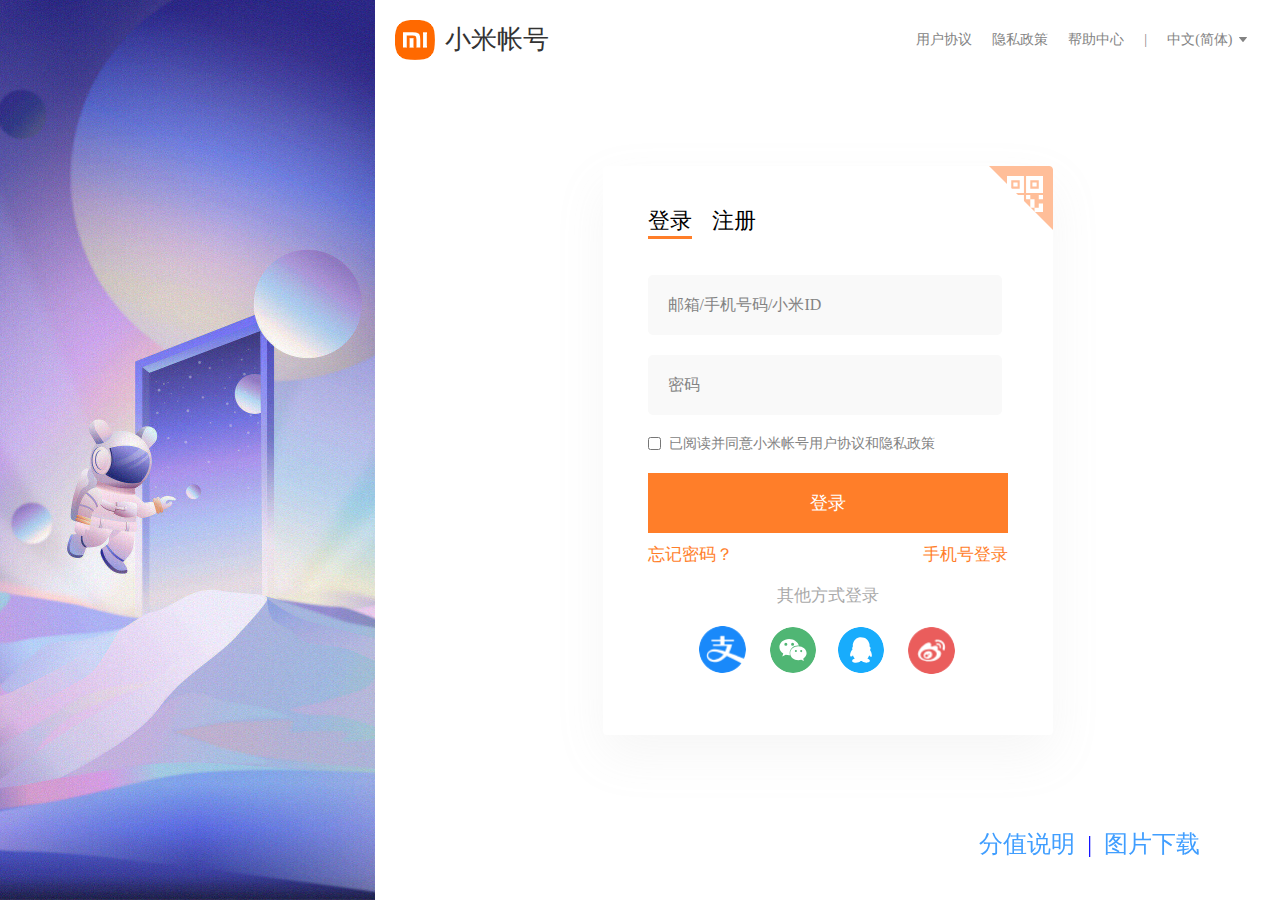
<file: index.html>
<!DOCTYPE html>
<html>
	<head>
		<meta charset="utf-8">
		<title></title>
		<link rel="stylesheet" href="./css/xiaomi_login.css">
	</head>
	<body>
		<div class="container">
			<div class="left"></div>
			<div class="right">
				<div class="head">
					<div class="h_left"> <img src="./img/mi_logo.png" alt=""> 小米帐号 </div>
					<div class="h_right"> <a href="">用户协议</a> <a href="">隐私政策</a> <a href="">帮助中心</a> <a href="">|</a>
						<a href="" class="language">
							中文(简体)
							<svg width="14" height="14" xmlns="http://www.w3.org/2000/svg"
								style="vertical-align: -0.125em;">
								<path
									d="M10.732 5H3.268c-.224 0-.349.245-.21.413l3.732 4.49a.277.277 0 00.42 0l3.732-4.49c.139-.168.014-.413-.21-.413z"
									fill="currentColor" fill-rule="nonzero"></path>
							</svg>
							<div class="lan">
								<div>中文(繁体)</div>
								<div>English</div>
							</div>
						</a>
					</div>
				</div>
				<div class="login">
					<div class="login_card"> <img class="code" src="./img/mi_code1.png" alt="">
						<div class="bth">
							<div style="border-bottom: 3px solid #ff7e29;">登录</div>
							<div>注册</div>
						</div>
						<form>
							<div class="form">
								<input type="text" required name="user" id="user" placeholder=" ">
								<label for="user" class="label label1">邮箱/手机号码/小米ID</label>
							</div>
							<div class="form">
								<input type="password" required name="pass" id="pass" placeholder=" ">
								<label for="pass" class="label label2">密码</label>
							</div>
							<div class="read">
								<input type="checkbox" required value="true" name="read" id="read">&nbsp;&nbsp;
								<label for="read" style="color: #838383;font-size: 14px;">已阅读并同意小米帐号用户协议和隐私政策</label>
							</div>
							<button type="submit"> 登录 </button>
						</form>
						<div class="help">
							<span>忘记密码？</span>
							<span>手机号登录</span>
						</div>
						<div class="ohter"> 其他方式登录<br>
							<div class="img">
								<img src="./img/zfb.png" alt="">
								<img src="./img/wx.png" alt="">
								<img src="./img/QQ.png" alt="">
								<img src="./img/wb.png" alt="">
							</div>
						</div>
					</div>
				</div>
			</div>
		</div>
		<div class="ziyuan">
			<a href="./分值说明.doc">分值说明</a>
			<span>&nbsp;|&nbsp;</span>
			<a href="./img.zip">图片下载</a>
		</div>
	</body>
</html>
<script>
	// 检测输入框
	(function check() {
		var forms = [document.getElementById('user'), document.getElementById('pass')],
			formLabels = [document.getElementsByClassName('label1')[0], document.getElementsByClassName('label2')[0]];
		for (let i = 0; i < forms.length; i++) {
			toggle(forms[i], formLabels[i])
			forms[i].addEventListener('blur', () => {
				toggle(forms[i], formLabels[i])
			})
		}
		// 切换active类
		function toggle(forms, formLabels) {
			if (forms.value) {
				formLabels.classList.add('active')
			} else {
				formLabels.classList.remove('active')
			}
		}
	}());
	// 屏蔽鼠标右键
	document.oncontextmenu = function() {
		createTiShi()
		return false;
	}
	// 禁止键盘调试
	document.onkeydown = function() {
		var e = window.event || arguments[0];
		var tishi = document.getElementById("tishi")
		let flag = false;
		if (e.keyCode == 123) {
			// f12
			// flag = true;
		} else if ((e.ctrlKey) && (e.shiftKey) && (e.keyCode == 73)) {
			// i
			flag = true;
		} else if ((e.ctrlKey) && (e.shiftKey) && (e.keyCode == 74)) {
			// j
			flag = true;
		} else if ((e.ctrlKey) && (e.keyCode == 85)) {
			// u
			flag = true;
		} else if ((e.ctrlKey) && (e.keyCode == 83)) {
			// s
			flag = true;
		}
		if (flag) {
			createTiShi()
			return false;
		}
	}

	function createTiShi() {
		if (createTiShi.only == true) return
		// 节流标识
		createTiShi.only = true
		let tishi = document.getElementById('tishi')
		if (!tishi) {
			tishi = document.createElement('div')
			tishi.setAttribute(
				'style',
				`
				position: fixed;
				top: 50%;
				color: red;
				left: 50%;
				padding: 20px 40px;
				background: black;
				border-radius: 10px;
				transform: translate(-50%,-50%) scale(0);
				transition: all .5s;
				`
			)
			tishi.setAttribute('id', 'tishi')
			tishi.innerText = '已被禁用，请使用 F12'
			document.querySelector('body').append(tishi)
		}
		requestAnimationFrame(() => {
			tishi.style.transform = 'translate(-50%, -50%) scale(1)'
		})
		setTimeout(() => {
			tishi.style.transform = 'translate(-50%, -50%) scale(0)'
			createTiShi.only = false
		}, 2000)
	}
</script>
</file>
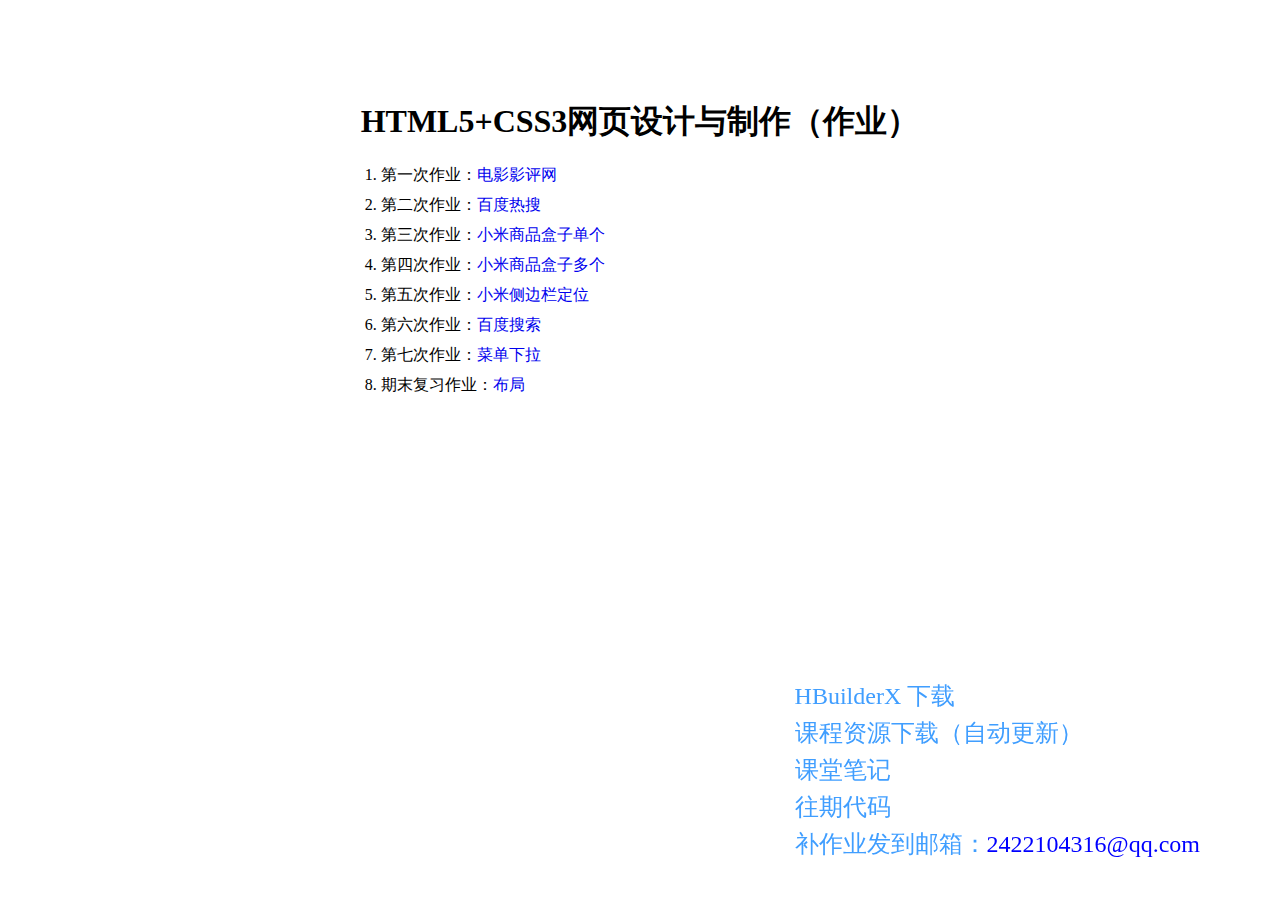
<file: web/index.html>
<!DOCTYPE html>
<html>
	<head>
		<meta charset="utf-8" />
		<title>作业列表</title>
		<link rel="stylesheet" href="css/global.css">
        <link rel="icon" sizes="any" mask href="https://www.forerunnercollege.com/favicon.ico">
		<script src="./js/disableDebugger_mobble.js"></script>
		<style>
			.container {
				width: fit-content;
				margin: 100px auto 0;
			}

			ol {
				padding-left: 20px;
			}

			ol li{
				height: 30px;
			}

			a {
				text-decoration: none;
				transition: .3s;
			}

			a:hover {
				color: #315efb;
				font-size: 1.05em;
				text-decoration: underline;
			}
			.ziyuan>a{
				display: block;
			}
		</style>
	</head>
	<body>
		<div class="container">
			<h1>HTML5+CSS3网页设计与制作（作业）</h1>
			<ol>
				<li>第一次作业：<a href="./one_test.html" target="_blank">电影影评网</a></li>
				<li>第二次作业：<a href="./two_test.html" target="_blank">百度热搜</a></li>
				<li>第三次作业：<a href="./three_test.html" target="_blank">小米商品盒子单个</a></li>
				<li>第四次作业：<a href="./four_test.html" target="_blank">小米商品盒子多个</a></li>
				<li>第五次作业：<a href="./five_test.html" target="_blank">小米侧边栏定位</a></li>
				<li>第六次作业：<a href="./six_test.html" target="_blank">百度搜索</a></li>
				<li>第七次作业：<a href="./seven_test.html" target="_blank">菜单下拉</a></li>
				<li>期末复习作业：<a href="./eight_test.html" target="_blank">布局</a></li>
			</ol>
		</div>
		<div class="ziyuan">
			<a href="https://www.dcloud.io/hbuilderx.html" target="_blank">HBuilderX 下载</a>
		            <a href="https://pan.baidu.com/s/1rv8qQ2pBknzeXtAW40li_g?pwd=57oq" target="_blank">课程资源下载（自动更新）</a>
		            <a href="https://yuliyuli.cn" target="_blank">课堂笔记</a>
		            <a href="./往期代码.zip" target="_blank" download="往期代码">往期代码</a>
			<div><a href="https://mail.qq.com/" target="_blank">补作业发到邮箱：</a>2422104316@qq.com</div>
		</div>
	</body>
</html>
</file>
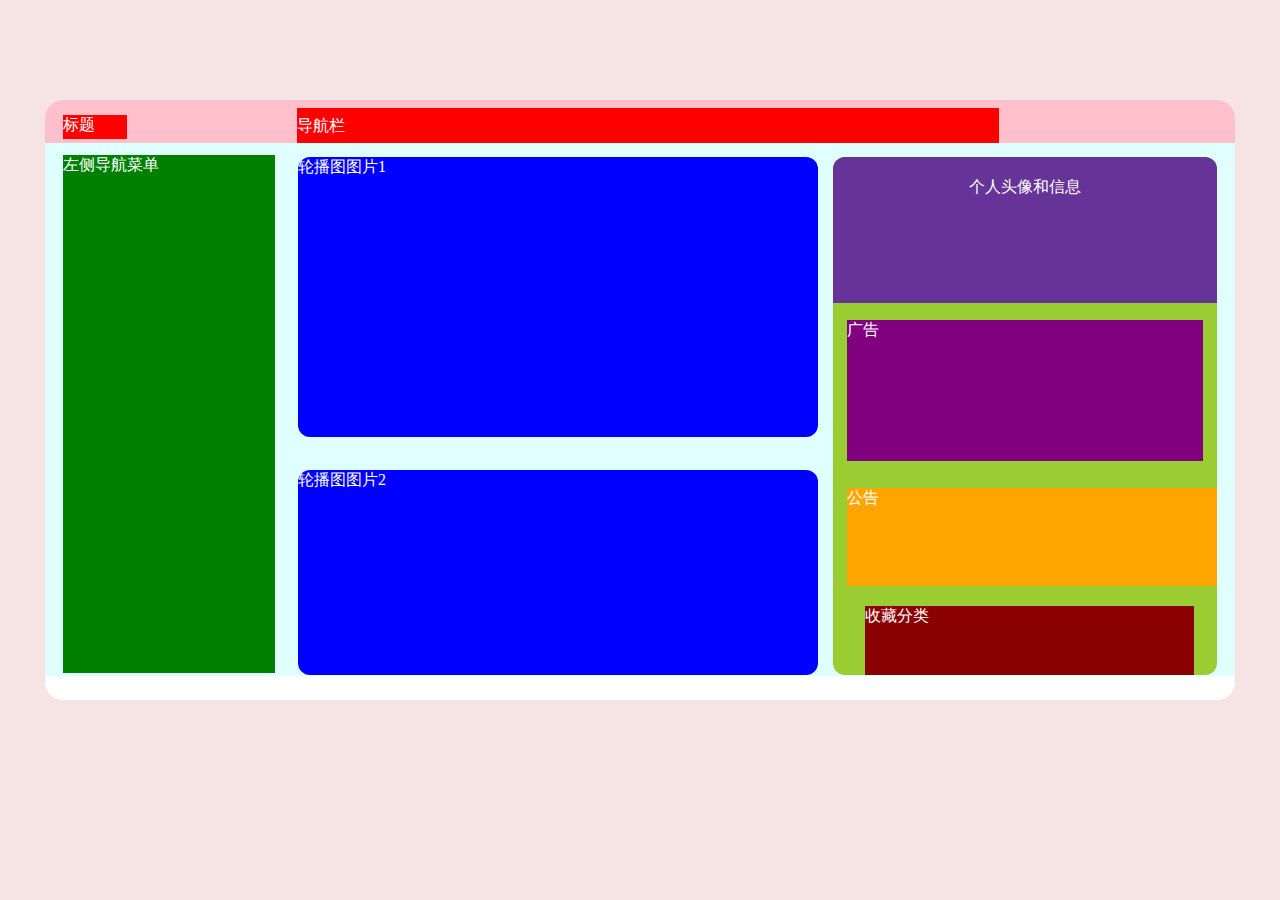
<file: web/eight_test.html>
<!DOCTYPE html>
<html>
	<head>
		<meta charset="utf-8" />
		<title></title>
		<style>
			body {
				background-color: #f6e4e4;
				color: white;
			}

			.container {
				width: 1190px;
				height: 600px;
				margin: 100px auto;
				border-radius: 18px;
				background-color: white;
				overflow: hidden;
			}

			.top {
				height: 43px;
				overflow: hidden;
				background-color: pink;
			}

			.left {
				width: 64px;
				height: 24px;
				background-color: red;
				margin: 15px 0 0 18px;
				float: left;
			}

			.right {
				width: 702px;
				height: 35px;
				float: left;
				line-height: 35px;
				margin: 8px 0 0 170px;
				background-color: red;
			}

			.content {
				width: 1900px;
				height: 533px;
				overflow: hidden;
				background-color: lightcyan;
			}

			.one {
				width: 212px;
				height: 518px;
				float: left;
				margin: 12px 0 0 18px;
				overflow: hidden;
				background-color: green;
			}

			.two {
				width: 520px;
				height: 518px;
				float: left;
				margin: 14px 0 0 23px;
				overflow: hidden;
			}

			.two_top {
				width: 520px;
				height: 280px;
				border-radius: 12px;
				background-color: blue;
				overflow: hidden;
			}

			.two_bottom {
				width: 520px;
				height: 205px;
				margin-top: 33px;
				border-radius: 12px;
				background-color: blue;
				overflow: hidden;
			}

			.three {
				float: left;
				margin: 14px 0 0 15px;
				width: 384px;
				height: 518px;
				border-radius: 12px;
				overflow: hidden;
				background-color: yellowgreen;
			}

			.userinfo {
				height: 126px;
				text-align: center;
				padding-top: 20px;
				background-color: rebeccapurple;
			}

			.ad {
				width: 356px;
				height: 141px;
				margin: 17px 0 0 14px;
				background-color: purple;
			}
			.gg{
				height: 98px;
				margin: 27px 0 0 14px;
				background-color: orange;
			}
			.bd{
				height: 69px;
				margin: 20px 23px 0 32px;
				background-color: darkred;
			}
		</style>
	</head>
	<body>
		<div class="container">
			<div class="top">
				<div class="left">
					标题
				</div>
				<div class="right">
					导航栏
				</div>
			</div>
			<div class="content">
				<div class="one">
					左侧导航菜单
				</div>
				<div class="two">
					<div class="two_top">
						轮播图图片1
					</div>
					<div class="two_bottom">
						轮播图图片2
					</div>
				</div>
				<div class="three">
					<div class="userinfo">
						个人头像和信息
					</div>
					<div class="ad">
						广告
					</div>
					<div class="gg">
						公告
					</div>
					<div class="bd">
						收藏分类
					</div>
				</div>
			</div>
		</div>
	</body>
</html>
</file>
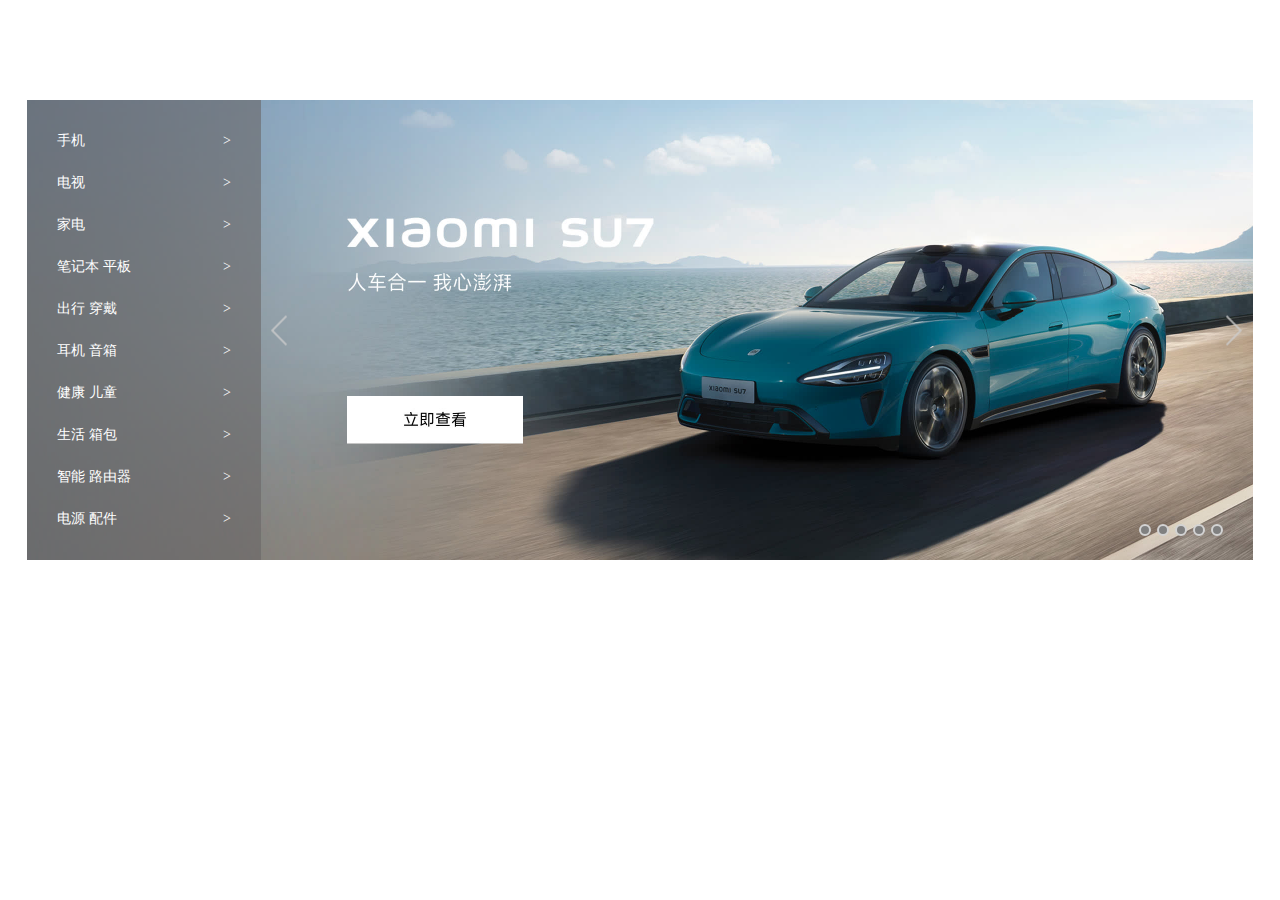
<file: web/five_test.html>
<!DOCTYPE html>
<html>
	<head>
		<meta charset="utf-8">
		<title>姓名+学号后三位</title>
		<style>
			.container {
				width: 1226px;
				height: 460px;
				margin: 100px auto;
				position: relative;
			}

			img {
				width: 100%;
				height: 100%;
			}

			.left {
				width: 41px;
				height: 69px;
				position: absolute;
				left: 234px;
				top: 50%;
				translate: 0 -50%;
				background-image: url('img/icon-slides.png');
				background-position: -84px 0;
				cursor: pointer;
			}

			.left:hover {
				background-position: 0px 0;
			}

			.right {
				width: 41px;
				height: 69px;
				position: absolute;
				right: 0;
				top: 50%;
				translate: 0 -50%;
				background-image: url('img/icon-slides.png');
				background-position: -125px 0;
				cursor: pointer;
			}

			.right:hover {
				background-position: -41px 0;
			}

			.zsd {
				position: absolute;
				bottom: 20px;
				right: 30px;
			}

			.zsd span {
				display: inline-block;
				width: 8px;
				height: 8px;
				background-color: gray;
				margin-left: 2px;
				border: 2px solid lightgray;
				border-radius: 50%;
				cursor: pointer;
			}

			.zsd span:hover {
				background-color: white;
			}

			.nav {
				position: absolute;
				left: 0;
				top: 0;
				width: 234px;
				height: 420px;
				background-color: rgba(105,101,101,.6);
				padding: 20px 0;
			}
			.nav li {
				list-style: none;
				padding: 0 30px;
				height: 42px;
				line-height: 42px;
				color: white;
				font-size: 14px;
				cursor: pointer;
			}
			.nav li:hover{
				background-color: #ff6700;
			}
			.nav li span:first-child {
				float: left;
			}

			.nav li span:last-child {
				float: right;
			}
		</style>
	</head>
	<body>
		<div class="container">
			<img src="./img/su7.jpg">
			<div class="left"></div>
			<div class="right"></div>
			<div class="zsd">
				<span></span>
				<span></span>
				<span></span>
				<span></span>
				<span></span>
			</div>
			<div class="nav">
				<li><span>手机</span><span>></span></li>
				<li><span>电视</span><span>></span></li>
				<li><span>家电</span><span>></span></li>
				<li><span>笔记本 平板</span><span>></span></li>
				<li><span>出行 穿戴</span><span>></span></li>
				<li><span>耳机 音箱</span><span>></span></li>
				<li><span>健康 儿童</span><span>></span></li>
				<li><span>生活 箱包</span><span>></span></li>
				<li><span>智能 路由器</span><span>></span></li>
				<li><span>电源 配件</span><span>></span></li>
			</div>
		</div>
	</body>
</html>
</file>
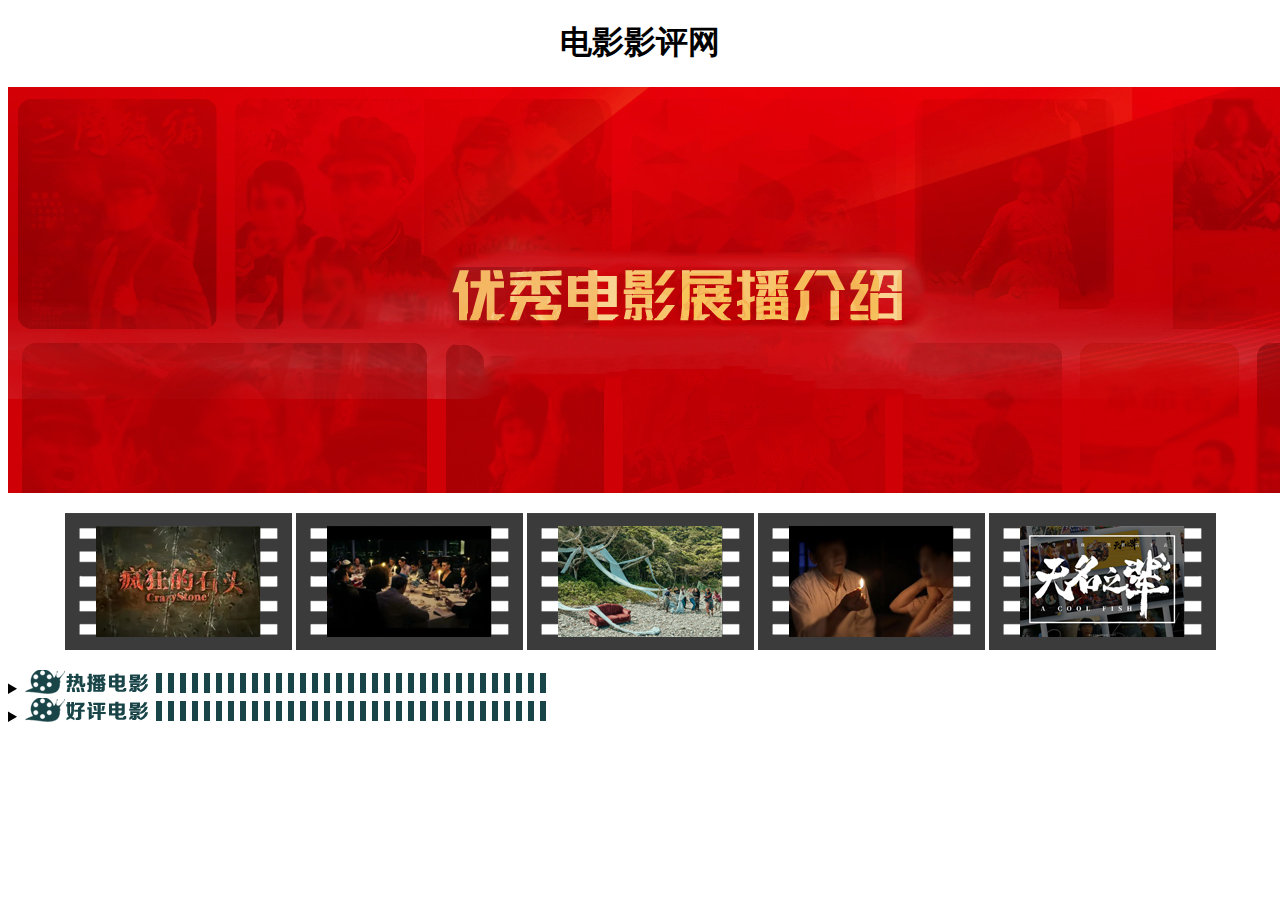
<file: web/one_test.html>
<!DOCTYPE html>
<html>
	<head>
		<meta charset="utf-8">
		<title>姓名+学号后三位</title>
		<link rel="stylesheet" href="css/global.css">
		<script src="js/disableDebugger_mobble.js"></script>
		<meta>
	</head>
	<body>
		<h1 align="center">电影影评网</h1>
		<p align="center">
			<img src="./img/banner.jpg" alt="">
		</p>
		<p align="center">
			<img src="img/nav1.jpg" alt="">
			<img src="img/nav2.jpg" alt="">
			<img src="img/nav3.jpg" alt="">
			<img src="img/nav4.jpg" alt="">
			<img src="img/nav5.jpg" alt="">
		</p>
		<details>
			<summary><img src="img/111.png" alt=""></summary>
			<ul>
				<li>
					<h3>《疯狂的石头》</h3>
					<p><mark>《疯狂的石头》</mark>架构简单，讲的是围绕一块玉石、两伙觊觎它的盗贼和一个保安科长的故事。但简单的架构下，隐藏着很多盘根错节的线索，层层缠绕。</p>
					<img src="img/444.jpg" alt="">
				</li>
				<li>
					大众评分：
					<meter value="65" title="65分" min="0" max="100" low="60" high="80" optimum="100"></meter>
				</li>
				<li>
					媒体评分：
					<meter value="85" title="85分" min="0" max="100" low="60" high="80" optimum="100"></meter>
				</li>
				<li>
					网站评分：
					<meter value="55" title="55分" min="0" max="100" low="60" high="80" optimum="100"></meter>
				</li>
			</ul>
			<hr size="3" color="gray">
			<ul>
				<li>
					<h3>《一出好戏》</h3>
					<p><mark>《一出好戏》</mark>这部电影讲述的是一个普通人中了六千万元的彩票。但他却和一行人在乘坐冲浪鸭时意外流落到一座无人小岛上，虽然岛上环境恶劣，但他始终没有放弃，最终获救。</p>
					<img src="img/555.jpg" alt="">
				</li>
				<li>
					大众评分：
					<meter value="65" title="65分" min="0" max="100" low="60" high="80" optimum="100"></meter>
				</li>
				<li>
					媒体评分：
					<meter value="85" title="85分" min="0" max="100" low="60" high="80" optimum="100"></meter>
				</li>
				<li>
					网站评分：
					<meter value="55" title="55分" min="0" max="100" low="60" high="80" optimum="100"></meter>
				</li>
			</ul>
		</details>
		<details>
			<summary><img src="img/222.png" alt=""></summary>
			<ul>
				<li>
					<h3>《无名之辈》</h3>
					<p>电影<mark>《无名之辈》</mark>所展现出来的“平凡”才是真正的平凡，因为连影片中每个角色的梦想都普通得不能再普通了。</p>
					<img src="img/666.jpg" alt="">
				</li>
				<li>
					大众评分：
					<meter value="65" title="65分" min="0" max="100" low="60" high="80" optimum="100"></meter>
				</li>
				<li>
					媒体评分：
					<meter value="85" title="85分" min="0" max="100" low="60" high="80" optimum="100"></meter>
				</li>
				<li>
					网站评分：
					<meter value="55" title="55分" min="0" max="100" low="60" high="80" optimum="100"></meter>
				</li>
			</ul>
		</details>
	</body>
</html>
</file>
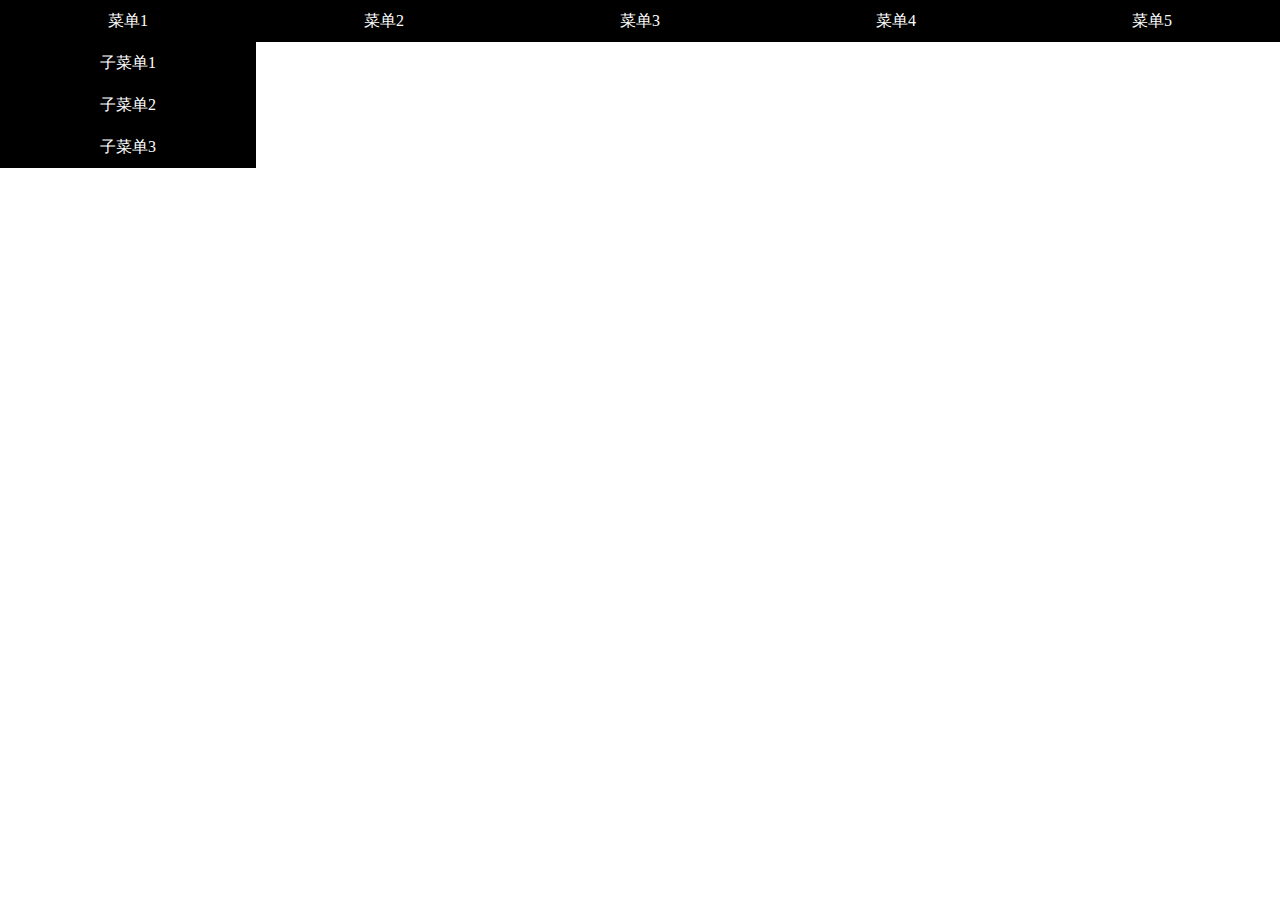
<file: web/seven_test.html>
<!DOCTYPE html>
<html>
	<head>
		<meta charset="utf-8" />
		<title>姓名+学号后三位</title>
		<style>
			*{
				margin: 0;
				padding: 0;
				list-style: none;
			}
			ul{
				background-color: black;
			}
			ul::after{
				content: '';
				display: block;
				clear: both;
			}
			ul>li{
				float: left;
				width: 20%;
				text-align: center;
				color: white;
				line-height: 42px;
				position: relative;
			}
			
			.subnav{
				position: absolute;
				top: 42px;
				left: 0;
				right: 0;
				background-color: black;
				transform: scale(0);
				transition: transform .5s;
				transform-origin: 50% 0;
			}
			ul>li:hover .subnav{
				transform: scale(1);
			}
			.subnav>div:hover{
				cursor: pointer;
				color: black;
				background-color: white;
			}
		</style>
	</head>
	<body>
		<ul>
			<li>
				菜单1
				<div class="subnav">
					<div>子菜单1</div>
					<div>子菜单2</div>
					<div>子菜单3</div>
				</div>
			</li>
			<li>菜单2</li>
			<li>菜单3</li>
			<li>
				菜单4
				<div class="subnav">
					<div>子菜单1</div>
					<div>子菜单2</div>
					<div>子菜单3</div>
					<div>子菜单4</div>
					<div>子菜单5</div>
				</div>
			</li>
			<li>菜单5</li>
		</ul>
	</body>
</html>
</file>
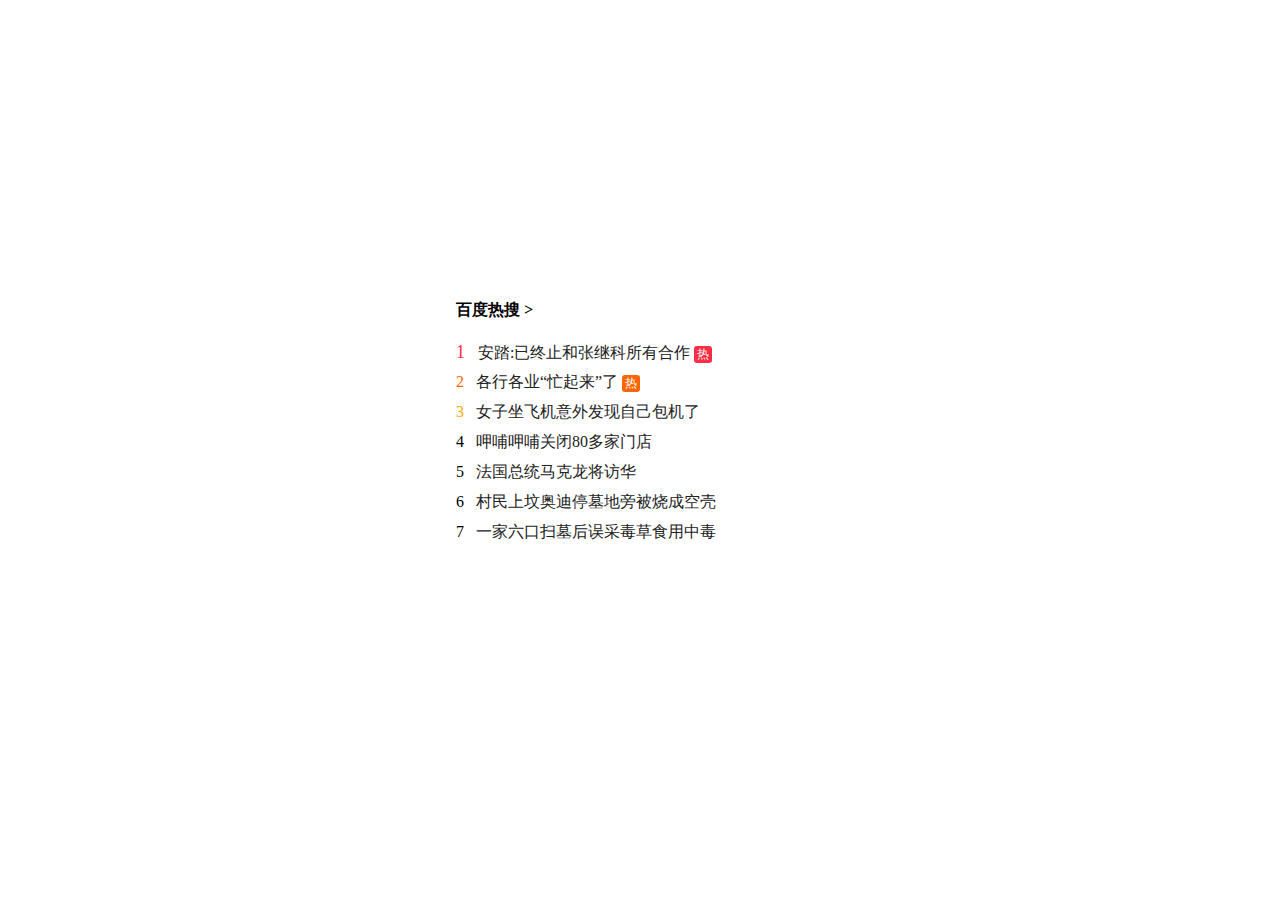
<file: web/two_test.html>
<!DOCTYPE html>
<html>
	<head>
		<meta charset="utf-8" />
		<meta name="viewport" content="width=device-width, initial-scale=1">
		<title>姓名+学号后三位</title>
		<link rel="stylesheet" href="css/global.css">
		<script src="js/disableDebugger_mobble.js"></script>
		<style type="text/css">
			.content {
				margin: 300px auto;
				width: 368px;
			}

			.content div {
				height: 30px;
			}

			h4:hover {
				color: blue;
				cursor: pointer;
			}

			a {
				color: #222222;
				text-decoration: none;
			}

			a:link {
				color: #222222;
			}

			a:visited {
				color: #626675;
			}

			a:hover {
				color: #0000FF;
				text-decoration: underline;
			}

			.one {
				color: #fe2d46;
				font-size: 18px;
			}

			.two {
				color: #f60;
			}

			.three {
				color: #faa90e;
			}

			.title {
				font-size: 16px;
				color: #222;
			}

			.hot {
				background-color: #f60;
				color: white;
				font-size: 12px;
				display: inline-block;
				width: 18px;
				text-align: center;
				border-radius: 3px;
			}

			.hot_one {
				background-color: #fe2d46;
			}
		</style>
	</head>
	<body>
		<div class="content">
			<h4>百度热搜 ></h4>
			<div>
				<span class="one">1&nbsp;&nbsp;</span>
				<span class="title"><a target="_blank"
						href="https://www.baidu.com/s?wd=安踏:已终止和张继科所有合作">安踏:已终止和张继科所有合作</a></span>
				<span class="hot hot_one">热</span>
			</div>
			<div>
				<span class="two">2&nbsp;&nbsp;</span>
				<span class="title"><a target="_blank"
						href="https://www.baidu.com/s?wd=各行各业“忙起来”了">各行各业“忙起来”了</a></span>
				<span class="hot">热</span>
			</div>
			<div>
				<span class="three">3&nbsp;&nbsp;</span>
				<span class="title"><a target="_blank"
						href="https://www.baidu.com/s?wd=女子坐飞机意外发现自己包机了">女子坐飞机意外发现自己包机了</a></span>
			</div>
			<div>
				<span>4&nbsp;&nbsp;</span>
				<span class="title"><a target="_blank"
						href="https://www.baidu.com/s?wd=呷哺呷哺关闭80多家门店">呷哺呷哺关闭80多家门店</a></span>
			</div>
			<div>
				<span>5&nbsp;&nbsp;</span>
				<span class="title"><a target="_blank"
						href="https://www.baidu.com/s?wd=法国总统马克龙将访华">法国总统马克龙将访华</a></span>
			</div>
			<div>
				<span>6&nbsp;&nbsp;</span>
				<span class="title"><a target="_blank"
						href="https://www.baidu.com/s?wd=村民上坟奥迪停墓地旁被烧成空壳">村民上坟奥迪停墓地旁被烧成空壳</a></span>
			</div>
			<div>
				<span>7&nbsp;&nbsp;</span>
				<span class="title"><a target="_blank"
						href="https://www.baidu.com/s?wd=一家六口扫墓后误采毒草食用中毒">一家六口扫墓后误采毒草食用中毒</a></span>
			</div>
		</div>
	</body>
</html>
</file>
<file: css/xiaomi_login.css>
* {
	margin: 0;
	padding: 0;
}

.container {
	display: flex;
}

.left {
	width: 375px;
	height: 100vh;
	background-image: url('../img/mi_bg.jpg');
	background-size: cover;
}

.right {
	flex: 1;
}

.head {
	width: 100%;
	height: 80px;
	padding: 20px;
	box-sizing: border-box;
}

.h_left {
	color: #333;
	font-size: 26px;
	font-weight: 500;
	height: 40px;
	line-height: 40px;
	float: left;
	display: flex;
	align-items: center;
}

.h_left img {
	margin-right: 10px;
}

.h_right {
	height: 40px;
	float: right;
	display: flex;
	align-items: center;
}

.h_right>a {
	color: #838383;
	display: inline-block;
	font-size: 14px;
	font-weight: 400;
	text-decoration: none;
	margin: 0 10px;
	position: relative;
}

.h_right>a:hover {
	color: #ff7e29;
}

.h_right>a svg {
	transition: all .5s;
}

.h_right>a:hover svg {
	transform: rotate(180deg);
}

.h_right>a::after {
	content: '';
	display: block;
	position: absolute;
	width: 100%;
	left: 0%;
	bottom: -2px;
	height: 3px;
	background-color: #ff7e29;
	transition: transform .5s;
	transform: scaleX(0);
	transform-origin: right;
}

.h_right>a:hover::after {
	transform: scaleX(1);
	transform-origin: left;
}

.language {
	position: relative;
}

.language:hover .lan {
	color: #838383;
	transform: scale(1);
	transform-origin: 0% 0%;
}

.lan {
	position: absolute;
	top: 30px;
	left: 0;
	width: 83.5px;
	transform: scale(0);
	box-shadow: 0 0 10px 0 rgba(0, 0, 0, .1);
	transition: transform .5s;
	transform-origin: 100% 0%;
}

.lan::before {
	content: '';
	display: block;
	position: absolute;
	top: -10px;
	width: 100%;
	height: 10px;
}

.lan div {
	height: 40px;
	width: 83.5px;
	line-height: 40px;
	text-align: center;
}

.lan div:hover {
	background-color: rgba(0, 0, 0, .1);
}

.login {
	height: calc(100% - 80px);
	display: flex;
	align-items: center;
}

.login_card {
	position: relative;
	width: 360px;
	height: 489px;
	border-radius: 4px;
	box-shadow: 0 20px 50px 0 hsla(0, 0%, 64%, .1);
	margin: 0 auto 80px;
	padding: 40px 45px;
}

.code {
	position: absolute;
	top: 0%;
	right: 0;
}

.code:hover {
	cursor: pointer;
	content: url('../img/mi_code.png');
}

.bth {
	display: flex;
	font-size: 22px;
	font-weight: 400;
	margin-bottom: 16px;
}

.bth div {
	margin-right: 20px;
	cursor: pointer;
}

.form {
	padding-top: 20px;
	position: relative;
}

.form input {
	width: 354px;
	height: 60px;
	box-sizing: border-box;
	padding: 30px 20px 10px;
	border: none;
	outline: none;
	background-color: #f9f9f9;
	border-radius: 5px;
	font-size: 18px;
}

.label {
	position: absolute;
	left: 20px;
	top: 40px;
	transition: all .3s linear;
	color: #838383;
}

.form input:focus {
	border: 2px solid #ff7e29;
	box-shadow: 0 0 5px 0 #ff7e29;
}

.form input:focus+.label/* ,
.form input:not(:placeholder-shown)+.label */{
	top: 25px;
	font-size: 12px;
	color: darkgray;
}

.active {
	top: 25px;
	font-size: 12px;
	color: darkgray;
}

.read {
	margin-top: 20px;
	display: flex;
	align-items: center;
}

button {
	color: white;
	width: 100%;
	height: 60px;
	font-size: 18px;
	margin: 20px auto 10px;
	background-color: #ff7e29;
	border: none;
	cursor: pointer;
}

.help {
	font-size: 17px;
	color: #ff7e29;
	display: flex;
	justify-content: space-between;
}

.help span {
	cursor: pointer;
}

.ohter {
	text-align: center;
	margin-top: 10px;
	color: #aaa;
	font-size: 17px;
	font-weight: 400;
	line-height: 40px;
}

.ohter .img {
	width: 257px;
	height: 48px;
	margin: 10px auto 0;
	display: flex;
	justify-content: space-between;
}

.ziyuan {
	position: fixed;
	bottom: 40px;
	right: 80px;
	font-size: 24px;
	color: blue;
	cursor: pointer;
	animation: dou 1s linear 2;
}

@keyframes dou {
	0% {
		transform: translateY(0) scale(1);
	}

	25% {
		transform: translateY(-60px) scale(1.2, 1.5);
	}

	50% {
		transform: translateY(0) scale(1);
	}

	75% {
		transform: translateY(30px) scale(0.9, 0.8);
	}

	100% {
		transform: translateY(0) scale(1);
	}
}

input[value=""] {
	background: red;
}

/* a标签下划线 */
.ziyuan a {
	text-decoration: none;
	color: #409EFF;
	padding-bottom: 5px;
}

.ziyuan a:hover {
	/*   text-shadow: 2px 2px lightpink; */
	text-decoration: none;
	background: url("data:image/svg+xml,%3Csvg xmlns='http://www.w3.org/2000/svg' viewBox='0 0 20 4'%3E%3Cpath fill='none' stroke-width='3' stroke='%23409EFF' d='M0 3.5c5 0 5-3 10-3s5 3 10 3 5-3 10-3 5 3 10 3'/%3E%3C/svg%3E") repeat-x 0 100%;
	background-size: 20px auto;
	animation: waveMove 1s infinite linear;
}

@keyframes waveMove {
	from {
		background-position: 0 100%;
	}

	to {
		background-position: -20px 100%;
	}
}
</file>
<file: web/css/global.css>
.ziyuan {
				position: fixed;
				bottom: 40px;
				right: 80px;
				font-size: 24px;
				color: blue;
				cursor: pointer;
				animation: dou 1s linear 2;
			}
			
			@keyframes dou {
				0% {
					transform: translateY(0) scale(1);
				}
			
				25% {
					transform: translateY(-60px) scale(1.2, 1.5);
				}
			
				50% {
					transform: translateY(0) scale(1);
				}
			
				75% {
					transform: translateY(30px) scale(0.9, 0.8);
				}
			
				100% {
					transform: translateY(0) scale(1);
				}
			}

			/* a标签下划线 */
			.ziyuan a {
				text-decoration: none;
				color: #409EFF;
				padding-bottom: 5px;
			}
			
			.ziyuan a:hover {
				/*   text-shadow: 2px 2px lightpink; */
				text-decoration: none;
				background: url("data:image/svg+xml,%3Csvg xmlns='http://www.w3.org/2000/svg' viewBox='0 0 20 4'%3E%3Cpath fill='none' stroke-width='3' stroke='%23409EFF' d='M0 3.5c5 0 5-3 10-3s5 3 10 3 5-3 10-3 5 3 10 3'/%3E%3C/svg%3E") repeat-x 0 100%;
				background-size: 20px auto;
				animation: waveMove 1s infinite linear;
			}
			
			@keyframes waveMove {
				from {
					background-position: 0 100%;
				}
			
				to {
					background-position: -20px 100%;
				}
			}
</file>
